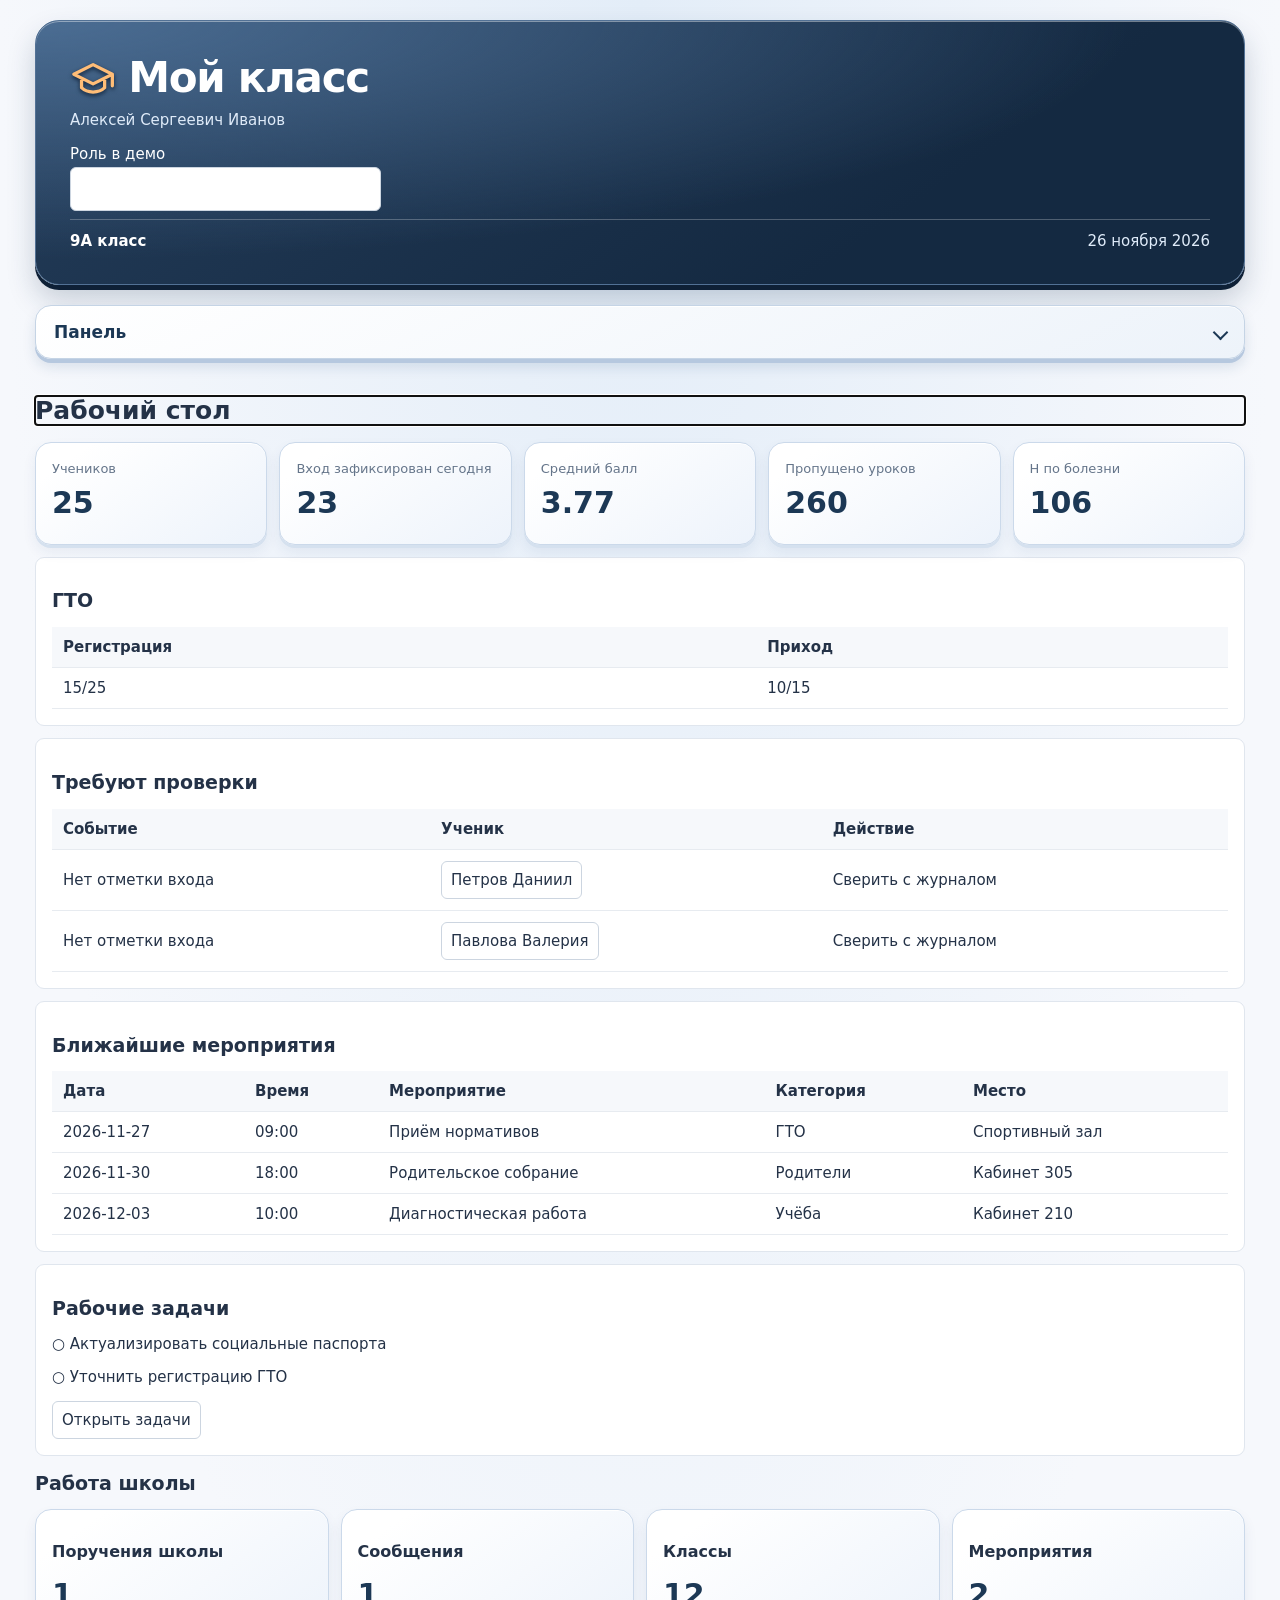
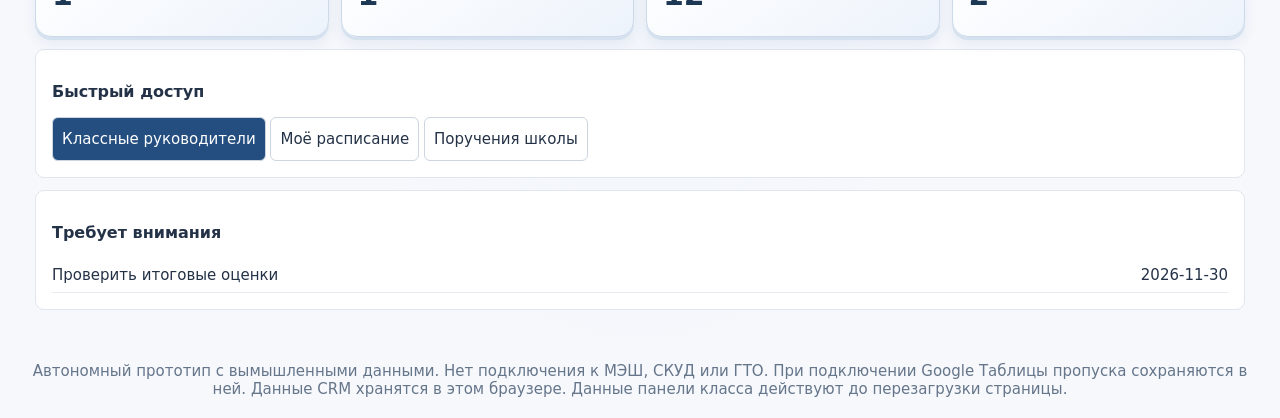
<file: index.html>
<!doctype html>
<html lang="ru">
<head>
  <meta charset="utf-8">
  <meta name="viewport" content="width=device-width, initial-scale=1">
  <meta http-equiv="refresh" content="0; url=classroom-demo.html">
  <title>Панель учителя</title>
</head>
<body>
  <p><a href="classroom-demo.html">Открыть панель учителя</a></p>
</body>
</html>
</file>
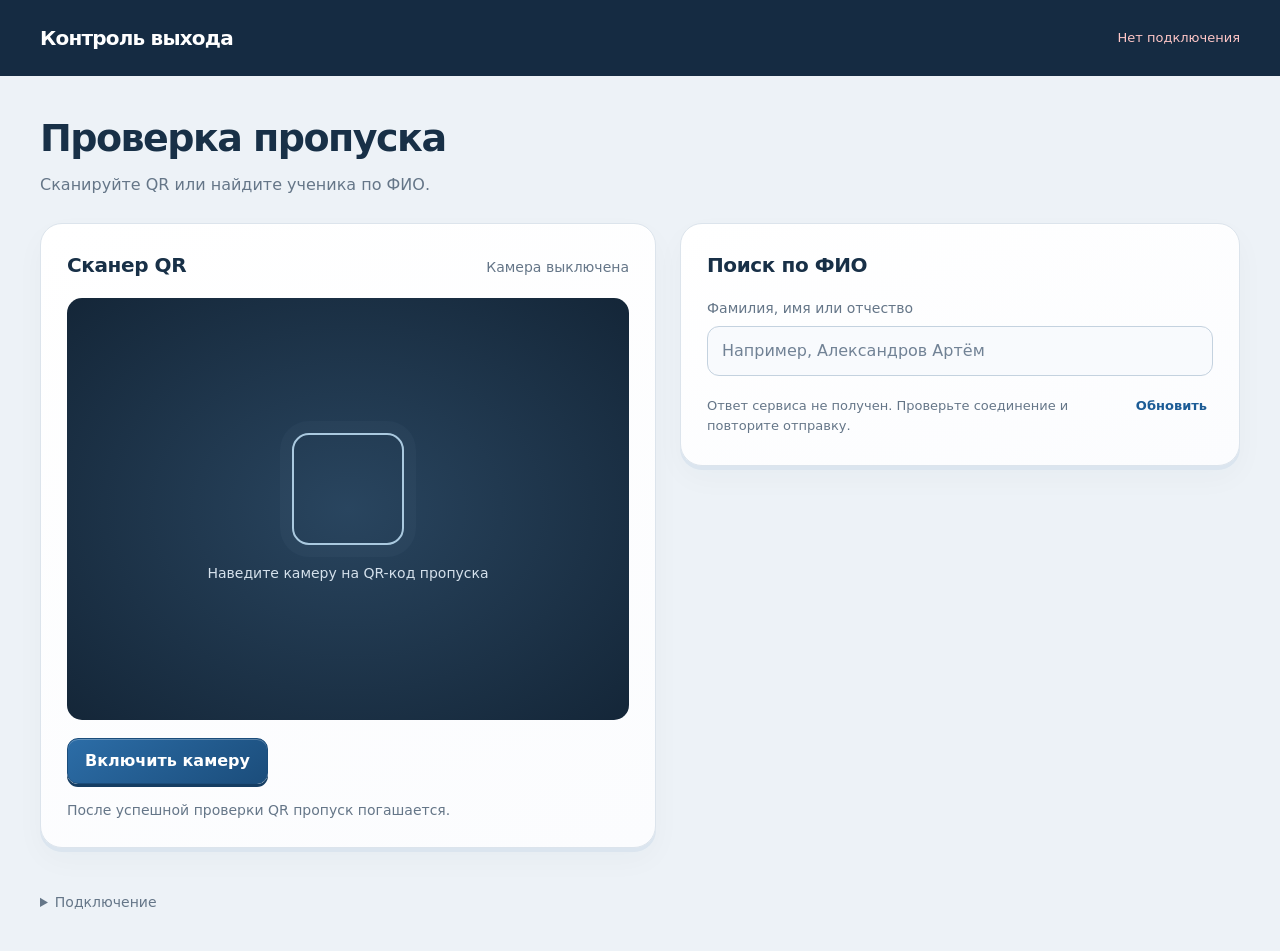
<file: QR_reader/index.html>
<!doctype html>
<html lang="ru">
<head>
  <meta charset="utf-8">
  <meta name="viewport" content="width=device-width, initial-scale=1">
  <meta name="theme-color" content="#152b42">
  <title>Контроль выхода · Проверка пропусков</title>
  <link rel="stylesheet" href="reader/style.css">
  <script src="vendor/jsQR-1.4.0.js" defer></script>
  <script src="reader/app.js" defer></script>
</head>
<body>
  <header class="topbar">
    <a class="brand" href="./">Контроль выхода</a>
    <span id="connection-status" class="connection" role="status">Подключаем таблицу…</span>
  </header>
  <main>
    <div class="page-heading">
      <h1>Проверка пропуска</h1>
      <p>Сканируйте QR или найдите ученика по ФИО.</p>
    </div>
    <div class="workspace">
      <section class="panel scanner-panel" aria-labelledby="scanner-heading">
        <div class="panel-heading">
          <h2 id="scanner-heading">Сканер QR</h2>
          <span id="camera-state" class="muted">Камера выключена</span>
        </div>
        <div class="viewfinder">
          <video id="camera" playsinline muted autoplay hidden aria-label="Изображение с камеры"></video>
          <div id="camera-placeholder"><div class="scan-frame" aria-hidden="true"></div><p>Наведите камеру на QR-код пропуска</p></div>
          <canvas id="scan-canvas" hidden></canvas>
        </div>
        <p id="camera-error" class="error-text" role="alert" hidden></p>
        <div class="actions">
          <button id="start-camera" class="primary" type="button">Включить камеру</button>
          <button id="stop-camera" type="button" hidden>Остановить камеру</button>
        </div>
        <p class="hint">После успешной проверки QR пропуск погашается.</p>
        <section id="result" class="result" aria-live="polite" hidden>
          <h2 id="result-title" tabindex="-1"></h2>
          <div id="result-body"></div>
          <div class="actions">
            <button id="retry-consume" type="button" hidden>Повторить отправку</button>
            <button id="next-scan" type="button" hidden>Сканировать следующий</button>
          </div>
        </section>
      </section>
      <section class="panel search-panel" aria-labelledby="search-heading">
        <h2 id="search-heading">Поиск по ФИО</h2>
        <label for="name-query" class="muted">Фамилия, имя или отчество</label>
        <input id="name-query" type="search" autocomplete="off" placeholder="Например, Александров Артём" maxlength="200">
        <div class="search-status">
          <p id="search-status" role="status">Загружаем действующие пропуска…</p>
          <button id="refresh-search" class="text-button" type="button">Обновить</button>
        </div>
        <div id="search-results" class="search-results"></div>
      </section>
    </div>
    <details class="settings">
      <summary>Подключение</summary>
      <form id="settings-form">
        <label for="endpoint">Адрес Google Apps Script</label>
        <input id="endpoint" type="url" required spellcheck="false">
        <button type="submit">Подключить</button>
      </form>
      <a href="https://github.com/ivangusarov386-lab/---/blob/QR_reader/reader/README.md" target="_blank" rel="noopener">Настройка обработчика и запуск сайта</a>
    </details>
  </main>
  <dialog id="manual-dialog" aria-labelledby="manual-title">
    <h2 id="manual-title">Подтвердить выход</h2>
    <div id="manual-details"></div>
    <p class="hint">После подтверждения пропуск будет погашен.</p>
    <div class="actions">
      <button id="confirm-manual" class="primary" type="button">Погасить пропуск</button>
      <button id="cancel-manual" type="button">Отмена</button>
    </div>
  </dialog>
</body>
</html>
</file>
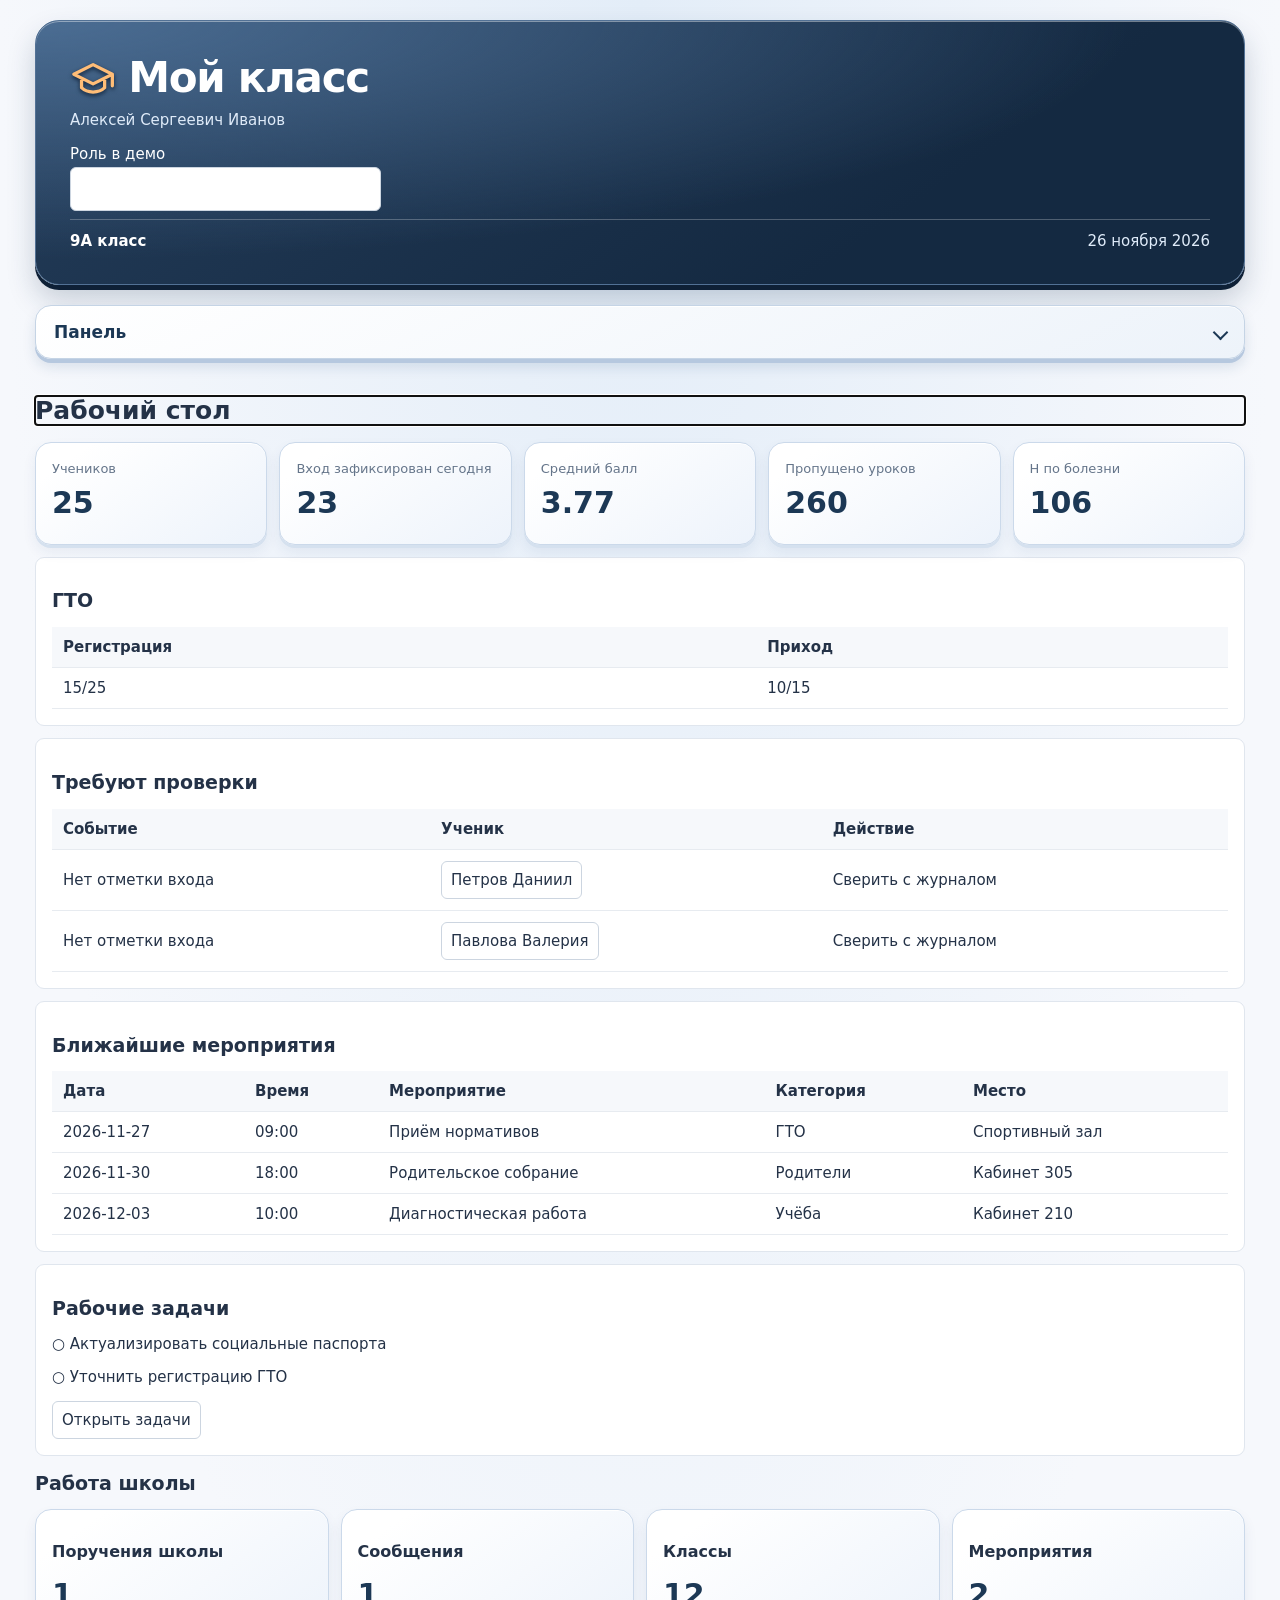
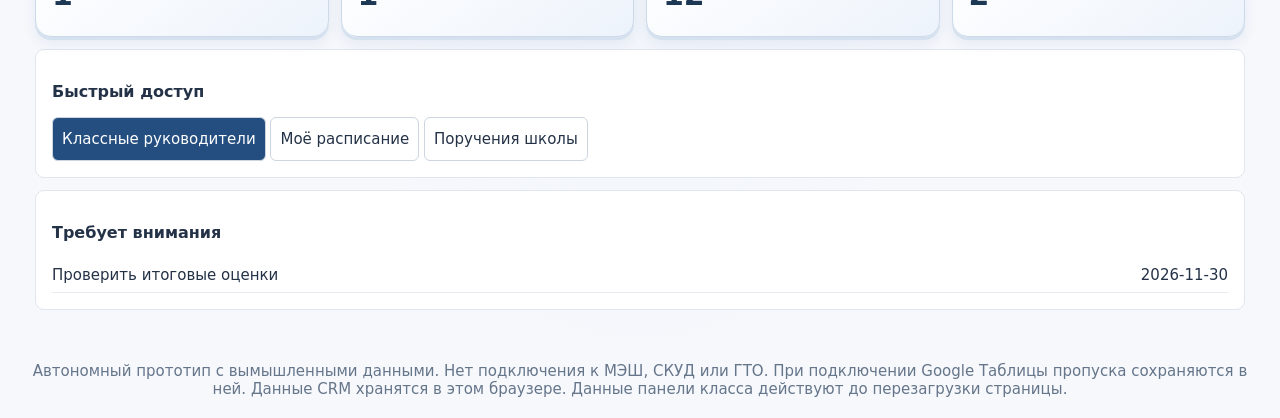
<file: classroom-demo.html>
<!doctype html><html lang="ru"><meta charset="utf-8"><meta name="viewport" content="width=device-width,initial-scale=1"><title>Кабинет классного руководителя</title><style>*{box-sizing:border-box}body{margin:0;font:15px system-ui;color:#243247;background:#f2f5f9}button,input,select,textarea{font:inherit;padding:9px;border:1px solid #ccd5e0;border-radius:6px;background:white;color:inherit}button{cursor:pointer}button.active,button.primary{background:#244e80;color:white}main{max-width:1250px;margin:auto;padding:20px}h1{font-size:25px}h2{font-size:19px}h3{font-size:16px}.grid{display:grid;grid-template-columns:repeat(auto-fit,minmax(170px,1fr));gap:12px}.card{background:white;border:1px solid #e0e6ee;border-radius:9px;padding:16px;margin-bottom:12px}.metric{font-size:30px;font-weight:700;display:block;margin:8px 0}.muted{color:#65758a;font-size:13px}.scroll{overflow:auto}table{width:100%;border-collapse:collapse;white-space:nowrap}td,th{text-align:left;padding:11px;border-bottom:1px solid #e7ebf0}th{background:#f6f8fb}tr[data-id]{cursor:pointer}tr[data-id]:hover{background:#edf4ff}.bad{color:#a73535}.good{color:#20754d}.warn{color:#9a620e}.tools{display:flex;gap:8px;flex-wrap:wrap;margin-bottom:12px}.bar{height:9px;background:#e8edf3;border-radius:6px;overflow:hidden}.bar i{display:block;height:100%;background:#437bb0}.calendar{display:grid;grid-template-columns:repeat(7,1fr);gap:4px}.day{min-height:65px;text-align:left;padding:5px}.day.event{background:#fff0d9}.day.active{background:#244e80;color:white}label{display:block;margin:8px 0}textarea{width:100%}footer{padding:20px;text-align:center;color:#65758a}@media(max-width:600px){main{padding:10px}td,th{padding:8px}.day{min-height:45px;font-size:12px}}
:root {
  --navy: #142941;
  --ink: #1c3855;
  --gold: #ffbd77;
  --surface: #edf3fa;
}
body {
  background: radial-gradient(ellipse at top, #e3edf8, #f6f8fc 640px);
}
.masthead, .navigation-panel {
  width: min(1210px, calc(100% - 32px));
  margin-inline: auto;
}
.masthead {
  margin-top: 20px;
  padding: clamp(18px, 4vw, 34px);
  border: 1px solid #527195;
  border-radius: 24px;
  color: white;
  background: radial-gradient(ellipse at top left, #4b6d93, transparent 64%),
              linear-gradient(145deg, #243d5a, var(--navy) 72%);
  box-shadow: inset 0 1px 0 #ffffff66, 0 5px 0 #0e2036, 0 15px 28px #172f4b35;
}
.masthead-title {
  display: flex;
  align-items: center;
  gap: 12px;
  font-size: clamp(25px, 5vw, 42px);
  line-height: 1.1;
  letter-spacing: -.03em;
}
.masthead-title svg {
  width: 1.1em;
  height: 1.1em;
  color: var(--gold);
  filter: drop-shadow(0 2px 2px #0e2036);
}
.masthead p { margin: 10px 0 16px; color: #dfebf9; }
.masthead-meta {
  display: flex;
  justify-content: space-between;
  align-items: baseline;
  flex-wrap: wrap;
  gap: 8px 16px;
  padding-top: 12px;
  border-top: 1px solid #ffffff40;
}
.masthead-meta time { color: #dfebf9; }
.section-nav {
  display: grid;
  grid-template-columns: repeat(8, minmax(0, 1fr));
  gap: 14px;
  margin-top: 20px;
  padding-bottom: 10px;
}
.section-nav .nav-tile {
  display: grid;
  grid-template-rows: 32px auto;
  justify-items: center;
  align-content: start;
  gap: 8px;
  min-height: 108px;
  padding: 13px 4px;
  border: 1px solid #c5d4e5;
  border-radius: 17px;
  color: var(--ink);
  background: linear-gradient(155deg, white, var(--surface) 58%, #e1ebf7);
  box-shadow: inset 0 1px 0 white, 0 4px 0 #b6c8df, 0 8px 13px #193f6c20;
  font-size: clamp(12px, 1.7vw, 15px);
  font-weight: 650;
  line-height: 1.2;
  overflow-wrap: anywhere;
  transition: transform 160ms ease, box-shadow 160ms ease;
}
.tile-icon {
  display: grid;
  place-items: center;
  width: 32px;
  height: 32px;
  border-radius: 10px;
  color: #315980;
  background: linear-gradient(150deg, #fbfdff, #d5e3f4);
  box-shadow: inset 0 1px 1px white, 0 2px 3px #25466c28;
}
.tile-icon svg { width: 21px; height: 21px; }
.section-nav .nav-tile.active {
  color: white;
  border-color: #45678d;
  background: linear-gradient(150deg, #3d6188, #172e49);
  box-shadow: inset 0 1px 0 #ffffff60, 0 4px 0 #10253e, 0 8px 13px #193f6c42;
}
.nav-tile.active .tile-icon {
  color: #ffe3bc;
  background: linear-gradient(150deg, #587da3, #314d70);
  box-shadow: inset 0 1px 0 #ffffff55, 0 2px 4px #10253e88;
}
@media (hover: hover) {
  .section-nav .nav-tile:hover { transform: translateY(-2px); }
}
.section-nav .nav-tile:active { transform: translateY(3px); }
.nav-tile:focus-visible { outline: 3px solid #27609c; outline-offset: 3px; }
.grid > .card {
  border-color: #cbd9ea;
  border-radius: 16px;
  background: linear-gradient(145deg, #fff 15%, #edf3fb);
  box-shadow: inset 0 1px 0 white, 0 3px 0 #d5e1ef, 0 7px 14px #193f6c12;
}
.grid .metric { color: var(--ink); }
@media (max-width: 960px) {
  .section-nav { grid-template-columns: repeat(4, minmax(0, 1fr)); }
}
@media (max-width: 600px) {
  .section-nav { grid-template-columns: repeat(3, minmax(0, 1fr)); gap: 12px; }
  .section-nav .nav-tile { min-height: 92px; padding-block: 10px; }
  .grid { grid-template-columns: repeat(auto-fit, minmax(min(100%, 135px), 1fr)); }
}
@media (prefers-reduced-motion: reduce) {
  .section-nav .nav-tile { transition: none; }
}

.navigation-panel { margin-top: 20px; }
.navigation-panel > summary {
  display: flex;
  align-items: center;
  justify-content: space-between;
  min-height: 54px;
  padding: 14px 18px;
  border: 1px solid #c5d4e5;
  border-radius: 16px;
  color: var(--ink);
  background: linear-gradient(155deg, #fff, var(--surface));
  box-shadow: inset 0 1px 0 #fff, 0 4px 0 #b6c8df, 0 8px 13px #193f6c20;
  font-size: 17px;
  font-weight: 650;
  cursor: pointer;
  list-style: none;
}
.navigation-panel > summary::-webkit-details-marker { display: none; }
.navigation-panel > summary::after {
  content: '';
  width: 9px;
  height: 9px;
  border-right: 2px solid currentColor;
  border-bottom: 2px solid currentColor;
  transform: rotate(45deg);
}
.navigation-panel[open] > summary::after { transform: rotate(225deg); }
.navigation-panel > summary:focus-visible {
  outline: 3px solid #27609c;
  outline-offset: 3px;
}
.navigation-panel .section-nav { width: 100%; margin-top: 18px; }

.pass-list table { white-space: normal; }
.pass-list td:last-child { width: 160px; }
.pass-list button { min-height: 44px; }
.pass-dialog {
  width: min(440px, calc(100% - 24px));
  max-height: calc(100dvh - 32px);
  overflow: auto;
  padding: 24px;
  border: 1px solid #c5d4e5;
  border-radius: 22px;
  color: var(--ink);
  background: linear-gradient(145deg, #fff, #edf3fb);
  box-shadow: inset 0 1px 0 white, 0 8px 0 #9cb0ca, 0 24px 70px #14294155;
}
.pass-dialog::backdrop { background: #14294188; }
.pass-dialog h2 { margin: 0; }
.pass-dialog form label { margin: 16px 0; }
.pass-dialog input { display: block; width: 100%; min-width: 0; margin-top: 6px; }
.pass-dialog button { min-height: 44px; }
.pass-dialog .dialog-actions { display: flex; flex-wrap: wrap; gap: 10px; margin-top: 20px; }
.pass-qr { margin: 18px auto; max-width: 300px; background: white; }
.pass-qr svg { display: block; width: 100%; height: auto; }
.pass-date { font-size: 20px; font-weight: 700; }
.pass-error { color: #a73535; }

.pass-settings { max-width: 600px; }
.pass-settings label { margin-block: 14px; }
.pass-settings input { display: block; width: 100%; margin-top: 6px; min-height: 44px; }
.pass-settings a { display: inline-block; margin: 12px; color: #244e80; }
.pass-dialog fieldset { border: 0; padding: 0; margin: 0; min-width: 0; }
.pass-dialog fieldset:disabled { opacity: .7; }
.role-picker { max-width: 100%; }
.role-picker select { display: block; max-width: 100%; min-height: 44px; margin-top: 4px; }
.crm-content input:not([type="checkbox"]), .crm-content select, .crm-content button { min-height: 44px; max-width: 100%; }
.crm-content .line { display: flex; justify-content: space-between; align-items: center; flex-wrap: wrap; gap: 8px; padding: 8px 0; border-bottom: 1px solid #e7ebf0; }
.crm-content .bubble { background: #edf4ff; border-radius: 6px; padding: 10px; margin: 8px 0; overflow-wrap: anywhere; }
.crm-content p { overflow-wrap: anywhere; }
</style>
<header class="masthead">
  <strong class="masthead-title">
    <svg viewBox="0 0 24 24" fill="none" stroke="currentColor" stroke-width="1.7" stroke-linecap="round" stroke-linejoin="round" aria-hidden="true"><path d="m2 10 10-5 10 5-10 5-10-5Zm4 2v5c3 3 9 3 12 0v-5m4-2v6"/></svg>
    Мой класс
  </strong>
  <p id="school-person"></p>
  <label class="role-picker">Роль в демо <select id="school-role" onchange="changeSchoolRole(this.value)"></select></label>
  <div class="masthead-meta"><b id="school-scope">9А класс</b><time datetime="2026-11-26">26 ноября 2026</time></div>
</header>
<details id="navigation-panel" class="navigation-panel">
  <summary>Панель</summary>
  <nav id="nav" class="section-nav" aria-label="Разделы кабинета"></nav>
</details>
<main id="main"></main>
<dialog id="exit-pass-dialog" class="pass-dialog" aria-labelledby="exit-pass-title" oncancel="if(passSending) event.preventDefault()">
  <h2 id="exit-pass-title">Выдать пропуск</h2>
  <p id="exit-pass-student"></p>
  <form id="exit-pass-form" onsubmit="createExitPass(event)">
    <fieldset>
    <label>Дата выхода <input name="exitDate" type="date" required></label>
    <label>Время выхода (Москва) <input name="exitTime" type="time" required></label>
    <p id="exit-pass-progress" role="status"></p>
    <p id="exit-pass-error" class="pass-error" role="alert" hidden></p>
    <div class="dialog-actions">
      <button class="primary" type="submit">Создать</button>
      <button type="button" onclick="$('exit-pass-dialog').close()">Отмена</button>
    </div>
    </fieldset>
  </form>
  <section id="exit-pass-result" hidden aria-label="Созданный пропуск">
    <div id="exit-pass-qr" class="pass-qr"></div>
    <p id="exit-pass-departure" class="pass-date"></p>
    <p id="exit-pass-location"></p>
    <div class="dialog-actions">
      <button type="button" onclick="$('exit-pass-dialog').close()">Закрыть</button>
    </div>
  </section>
</dialog>
<script src="vendor/qrcode-generator-2.0.4.js"></script>
<script src="integration/pass-panel.js"></script>
<script src="integration/school-crm.js"></script>
<footer>Автономный прототип с вымышленными данными. Нет подключения к МЭШ, СКУД или ГТО. При подключении Google Таблицы пропуска сохраняются в ней. Данные CRM хранятся в этом браузере. Данные панели класса действуют до перезагрузки страницы.</footer><script>
const first=['Артём','София','Максим','Анна','Михаил','Мария','Даниил','Алиса','Илья','Полина','Кирилл','Ева','Алексей','Дарья','Роман','Виктория','Никита','Ксения','Егор','Валерия','Матвей','Елизавета','Павел','Арина','Андрей'];const last=['Александров','Васильев','Дмитриев','Иванов','Козлов','Морозов','Петров','Соколов','Орлов','Лебедев','Волков','Смирнов','Новиков','Фёдоров','Попов','Семёнов','Кузнецов','Белов','Зайцев','Павлов','Сидоров','Голубев','Виноградов','Михайлов','Борисов'];const subjects=['Русский язык','Литература','Алгебра','Геометрия','История','Английский язык','Физика','Химия','Биология','Физкультура'];const P=first.map((n,i)=>{const missed=(i*7)%23, sick=Math.floor(missed*(i%5)/5);
let remainingSick=sick;
const grades=subjects.map((s,j)=>{
  const subjectMissed=Math.floor(missed/subjects.length)+((j+i)%subjects.length<missed%subjects.length?1:0);
  const subjectSick=Math.min(remainingSick,subjectMissed);
  remainingSick-=subjectSick;
  return {
    s,
    g:Array.from({length:5},(_,k)=>Math.min(5,2+((i*7+j*3+k*5)%4)+(i%3===0?1:0))),
    missed:subjectMissed,
    sick:subjectSick
  };
});
const entry=i===6||i===19?'—':`08:${String(3+(i*7)%46).padStart(2,'0')}`;return {id:i,name:last[i]+(i%2?'а':'')+' '+n,sex:i%2?'Ж':'М',grades,avg:grades.flatMap(x=>x.g).reduce((a,b)=>a+b,0)/50,missed,sick,entry,exit:entry==='—'?'—':`15:${String(10+i%35).padStart(2,'0')}`,gtoRegistered:i%5>1,gtoDate:i%5>1?'2026-11-20':'',gtoArrived:i%5>2,social:i%7===0?'Требует обновления':'Актуален',family:i%6===0?'Один законный представитель':'Два законных представителя',support:i%8===0?'Предусмотрена школьная поддержка':'Не указана',note:''}});let events=[{date:'2026-11-27',time:'09:00',type:'ГТО',title:'Приём нормативов',place:'Спортивный зал'},{date:'2026-11-30',time:'18:00',type:'Родители',title:'Родительское собрание',place:'Кабинет 305'},{date:'2026-12-03',time:'10:00',type:'Учёба',title:'Диагностическая работа',place:'Кабинет 210'}];let tasks=[{title:'Актуализировать социальные паспорта',done:false},{title:'Уточнить регистрацию ГТО',done:false}];let page='home',pid=0,tab='digital',q='',filter='all',month=10,year=2026,date='2026-11-27';const labels={home:'Рабочий стол',students:'Мой класс',social:'Социальные паспорта',digital:'Цифровые паспорта',gto:'ГТО',calendar:'Календарь',tasks:'Задачи',reports:'Аналитика',passes:'Пропуск'};const $=id=>document.getElementById(id),esc=s=>String(s).replace(/[&<>"']/g,c=>({'&':'&amp;','<':'&lt;','>':'&gt;','"':'&quot;',"'":'&#39;'}[c])),sum=f=>P.reduce((a,p)=>a+f(p),0),registered=()=>P.filter(p=>p.gtoRegistered).length,metric=(v,t)=>`<div class="card"><span class="muted">${t}</span><b class="metric">${v}</b></div>`,card=(t,b)=>`<section class="card"><h2>${t}</h2>${b}</section>`,table=(heads,rows)=>`<div class="scroll"><table><thead><tr>${heads.map(h=>`<th>${h}</th>`).join('')}</tr></thead><tbody>${rows.join('')}</tbody></table></div>`,row=(cells,id)=>`<tr ${id===undefined?'':`data-id="${id}"`}>${cells.map(c=>`<td>${c}</td>`).join('')}</tr>`,status=(s,c)=>`<span class="${c}">${esc(s)}</span>`,link=(p)=>`<button onclick="openP(${p.id})">${p.name}</button>`,go=(k, fromNav=false)=>{
  if (!SchoolCRM.canOpen(k)) return;
  page=k;q='';filter='all';render();
  if(fromNav) {
    $('navigation-panel').open=false;
    $('section-title').focus({preventScroll:true});
  }
  if(k==='passes'&&!passConnectionReady) connectPassTable();
},openP=i=>{if(!SchoolCRM.isTeacher()||!P[i])return;pid=i;tab=['social','gto'].includes(page)?page:'digital';page='profile';render()},pct=(n,d)=>Math.round(n/d*100),bar=n=>`<div class="bar"><i style="width:${n}%"></i></div>`;
const navTiles = {
  home: ['Главная', '<rect x="3" y="3" width="7" height="7" rx="1"/><rect x="14" y="3" width="7" height="7" rx="1"/><rect x="3" y="14" width="7" height="7" rx="1"/><rect x="14" y="14" width="7" height="7" rx="1"/>'],
  students: ['Ученики', '<circle cx="9" cy="8" r="3"/><path d="M3 20v-2a6 6 0 0 1 12 0v2m1-15a3 3 0 0 1 0 6m2 3a5 5 0 0 1 3 5"/>'],
  social: ['Соц. паспорт', '<rect x="4" y="5" width="16" height="16" rx="3"/><path d="M8 3v4m8-4v4M8 19a4 4 0 0 1 8 0"/><circle cx="12" cy="12" r="2.3"/>'],
  digital: ['Цифр. паспорт', '<path d="M3 21h18M5 17v-3m5 3v-5m5 5v-4m5 4V8M4 11l5-5 4 3 7-6"/>'],
  gto: ['ГТО', '<path d="M7 4h10v6a5 5 0 0 1-10 0V4Zm0 2H3v2a4 4 0 0 0 4 4m10-6h4v2a4 4 0 0 1-4 4m-5 3v4m-4 1h8"/>'],
  calendar: ['Календарь класса', '<rect x="3" y="5" width="18" height="16" rx="3"/><path d="M7 3v4m10-4v4M3 10h18m-13 4h1m3 0h1m3 0h1m-9 3h1m3 0h1"/>'],
  tasks: ['Личные задачи', '<rect x="4" y="3" width="16" height="18" rx="3"/><path d="m7 9 1 1 2-2m3 1h4m-10 6 1 1 2-2m3 1h4"/>'],
  passes: ['Пропуск', '<path d="M14 4H4v16h10M10 12h11m-4-4 4 4-4 4"/>'],
  assignments: ['Поручения школы', '<rect x="4" y="3" width="16" height="18" rx="3"/><path d="m7 9 1 1 2-2m3 1h4m-10 6 1 1 2-2m3 1h4"/>'],
  schoolCalendar: ['Календарь школы', '<rect x="3" y="5" width="18" height="16" rx="3"/><path d="M7 3v4m10-4v4M3 10h18"/>'],
  classes: ['Классы и педагоги', '<path d="M3 4h18v12H3zM8 21h8m-4-5v5"/>'],
  schedule: ['Расписание', '<rect x="3" y="4" width="18" height="17" rx="2"/><path d="M3 9h18m-9 3v4l3 2"/>'],
  chat: ['Сообщения', '<path d="M4 4h16v12H9l-5 4zM8 9h8m-8 3h5"/>'],
  requests: ['Обращения', '<path d="M4 4h16v16H4zM8 8h8m-8 4h8m-8 4h4"/>'],
  admin: ['Настройки', '<path d="M4 6h16M4 12h16M4 18h16"/><circle cx="9" cy="6" r="2" fill="currentColor"/><circle cx="15" cy="12" r="2" fill="currentColor"/><circle cx="9" cy="18" r="2" fill="currentColor"/>'],
  reports: ['Аналитика', '<path d="M3 3v18h18M7 17v-4m5 4V9m5 8V5"/>']
};
function renderNavigation() {
  $('nav').innerHTML = Object.entries(navTiles).filter(([key]) => SchoolCRM.canOpen(key)).map(([key, [label, icon]]) => {
    const current = page === key;
    return `<button type="button" class="nav-tile${current ? ' active' : ''}" ${current ? 'aria-current="page"' : ''} onclick="go('${key}', true)">
      <span class="tile-icon"><svg viewBox="0 0 24 24" fill="none" stroke="currentColor" stroke-width="1.7" stroke-linecap="round" stroke-linejoin="round" aria-hidden="true">${icon}</svg></span>
      <span>${label}</span>
    </button>`;
  }).join('');
}

function gtoRegistration(p) {
  return p.gtoRegistered ? `Да (${p.gtoDate.split('-').reverse().join('.')})` : 'Нет';
}
function gtoOverview() {
  const registeredCount=registered();
  const arrived=P.filter(p=>p.gtoRegistered&&p.gtoArrived).length;
  return card('ГТО',table(['Регистрация','Приход'],[row([
    `${registeredCount}/${P.length}`,
    `${arrived}/${registeredCount}`
  ])]));
}
function setGtoRegistration(value) {
  if (!SchoolCRM.isTeacher()) return;
  const pupil=P[pid];
  pupil.gtoRegistered=value;
  pupil.gtoDate=value?(pupil.gtoDate||'2026-11-27'):'';
  render();
}
function setGtoDate(input) {
  if (!SchoolCRM.isTeacher()) return;
  if(!input.checkValidity()) {
    input.reportValidity();
    return;
  }
  P[pid].gtoDate=input.value;
}

function changeSchoolRole(role) {
  if (!Object.hasOwn(SchoolCRM.roles, role)) return;
  if (passSending) {
    $('school-role').value = 'teacher';
    return;
  }
  $('exit-pass-dialog').close();
  passPupilId = null;
  SchoolCRM.changeRole(role);
  $('school-role').value = role;
  $('school-person').textContent = SchoolCRM.name();
  $('school-scope').textContent = SchoolCRM.isTeacher() ? `${SchoolCRM.teacherClass} класс` : SchoolCRM.roles[role];
  go('home', true);
}

window.schoolGo = section => {
  if (section === page) render();
  else go(section, true);
};

function render(){
  if (!SchoolCRM.canOpen(page)) page = 'home';
  renderNavigation();
  const crmContent = SchoolCRM.content(page);
  let b=`<h1 id="section-title" tabindex="-1">${SchoolCRM.pages[page]||labels[page]||'Карточка ученика'}</h1>`;if(page==='home'){if (SchoolCRM.isTeacher()) { b+=`<div class="grid">${metric(P.length,'Учеников')}${metric(P.filter(p=>p.entry!=='—').length,'Вход зафиксирован сегодня')}${metric((sum(p=>p.avg)/25).toFixed(2),'Средний балл')}${metric(sum(p=>p.missed),'Пропущено уроков')}${metric(sum(p=>p.sick),'Н по болезни')}</div>`;b+=gtoOverview()+card('Требуют проверки',table(['Событие','Ученик','Действие'],P.filter(p=>p.entry==='—').map(p=>row(['Нет отметки входа',link(p),'Сверить с журналом']))));b+=card('Ближайшие мероприятия',eventList(events.filter(e=>e.date>='2026-11-26')))+card('Рабочие задачи',tasks.map(t=>`<p>${t.done?'✓':'○'} ${esc(t.title)}</p>`).join('')+'<button onclick="go(\'tasks\')">Открыть задачи</button>')}
b += `<section class="crm-content" aria-label="Работа школы"><h2>Работа школы</h2>${crmContent}</section>`;
}else if(['students','social','digital','gto'].includes(page)){if(page==='gto')b+=gtoOverview();b+=`<div class="tools"><input id="q" placeholder="Поиск по ФИО" value="${esc(q)}" oninput="q=this.value;render();document.getElementById('q').focus()"><select onchange="filter=this.value;render()">${[['all','Все ученики'],['sick','Есть Н по болезни'],['entry','Нет входа'],['gto','ГТО — нет регистрации'],['social','Паспорт требует обновления']].map(([k,v])=>`<option value="${k}" ${filter===k?'selected':''}>${v}</option>`).join('')}</select></div>`;let ps=P.filter(p=>p.name.toLowerCase().includes(q.toLowerCase())&&(filter==='all'||filter==='sick'&&p.sick>0||filter==='entry'&&p.entry==='—'||filter==='gto'&&!p.gtoRegistered||filter==='social'&&p.social!=='Актуален'));let heads=page==='social'?['Ученик','Актуальность','Дата проверки']:page==='gto'?['Ученик','Регистрация','Приход']:['Ученик','Средний балл','Пропуски','Н по болезни','Вход','Выход'];b+=card('Найдено: '+ps.length,table(heads,ps.map(p=>row(page==='social'?[p.name,status(p.social,p.social==='Актуален'?'good':'warn'),p.social==='Актуален'?'20.11.2026':'01.09.2026']:page==='gto'?[p.name,gtoRegistration(p),p.gtoArrived?'Да':'Нет']:[p.name,p.avg.toFixed(2),p.missed,p.sick,p.entry,p.exit],p.id))))}else if(page==='passes'){b+=renderPassList()}else if(page==='profile'){let p=P[pid];b+=`<button onclick="go('students')">← К списку</button><h2>${p.name} · 9А</h2><div class="tools">${[['digital','Цифровой паспорт'],['social','Социальный паспорт'],['gto','ГТО'],['notes','Заметки']].map(([k,v])=>`<button class="${tab===k?'active':''}" onclick="tab='${k}';render()">${v}</button>`).join('')}</div>`;if(tab==='digital'){b+=`<div class="grid">${metric(p.avg.toFixed(2),'Средний балл')}${metric(p.missed,'Пропущено уроков')}${metric(p.sick,'Н по болезни')}</div>`+card('Успеваемость за текущий период',table(['Предмет','Оценки','Средний','Н','Н по болезни'],p.grades.map(g=>row([g.s,g.g.join(' · '),(g.g.reduce((a,b)=>a+b,0)/g.g.length).toFixed(2),g.missed,g.sick]))))+card('Посещаемость уроков',`<p>По демонстрационному плану: 240 уроков. Посещено: ${240-p.missed}. Посещаемость: ${pct(240-p.missed,240)}%.</p>${bar(pct(240-p.missed,240))}`)+card('История проходов через СКУД',table(['Дата','Первый вход','Последний выход'],[row(['26.11.2026',p.entry,p.exit]),row(['25.11.2026','08:14','15:23']),row(['24.11.2026','08:09','15:19'])])+'<p class="muted">Отсутствие отметки прохода не доказывает отсутствие ученика на уроке.</p>')}else if(tab==='social'){b+=card('Социальные сведения (вымышленные)',`<p>Состав семьи: ${p.family}</p><p>Социальная поддержка: ${p.support}</p><p>Контакты представителей: не используются в демо</p><p>Актуальность: ${p.social}</p><button onclick="P[pid].social='Актуален';render()">Отметить проверенным</button><p class="muted">В реальной системе доступ только по полномочиям.</p>`)}else if(tab==='gto'){b+=card('ГТО',table(['Регистрация','Приход'],[row([
  `<label>Регистрация <select onchange="setGtoRegistration(this.value==='yes')" aria-label="Регистрация ГТО">
    <option value="yes" ${p.gtoRegistered?'selected':''}>Да</option>
    <option value="no" ${!p.gtoRegistered?'selected':''}>Нет</option>
  </select></label>
  ${p.gtoRegistered?`<label>Дата сдачи <input type="date" value="${p.gtoDate}" required aria-label="Дата сдачи ГТО" onchange="setGtoDate(this)"></label>`:''}`,
  `<label>Приход <select aria-label="Приход ГТО" onchange="P[pid].gtoArrived=this.value==='yes';render()">
    <option value="yes" ${p.gtoArrived?'selected':''}>Да</option>
    <option value="no" ${!p.gtoArrived?'selected':''}>Нет</option>
  </select></label>`
])]))}else b+=card('Рабочая заметка',`<textarea rows="5" oninput="P[pid].note=this.value" placeholder="Добавить заметку">${esc(p.note)}</textarea><p class="muted">Сохраняется в текущем сеансе.</p>`)}else if(page==='calendar'){let count=new Date(year,month+1,0).getDate(),offset=(new Date(year,month,1).getDay()+6)%7,iso=d=>`${year}-${String(month+1).padStart(2,'0')}-${String(d).padStart(2,'0')}`;b+=card('Календарь',`<div class="tools"><button onclick="shift(-1)">←</button><b>${new Date(year,month,1).toLocaleDateString('ru',{month:'long',year:'numeric'})}</b><button onclick="shift(1)">→</button></div><div class="calendar">${['Пн','Вт','Ср','Чт','Пт','Сб','Вс'].map(x=>`<b>${x}</b>`).join('')}${'<span></span>'.repeat(offset)}${Array.from({length:count},(_,i)=>`<button class="day ${events.some(e=>e.date===iso(i+1))?'event':''} ${date===iso(i+1)?'active':''}" onclick="date='${iso(i+1)}';render()">${i+1}${events.some(e=>e.date===iso(i+1))?' •':''}</button>`).join('')}</div>`)+card('Мероприятия '+date,eventList(events.filter(e=>e.date===date)))+card('Добавить мероприятие',`<form onsubmit="addEvent(event)"><label>Название <input name="title" required></label><label>Дата <input name="date" type="date" value="${date}" required></label><label>Время <input name="time" type="time" required></label><label>Категория <select name="type"><option>Учёба</option><option>ГТО</option><option>Родители</option><option>Спорт</option><option>Школа</option></select></label><label>Место <input name="place"></label><button class="primary">Добавить</button></form>`)}else if(page==='tasks'){b+=card('Список задач',tasks.map((t,i)=>`<label><input type="checkbox" ${t.done?'checked':''} onchange="tasks[${i}].done=this.checked;render()"> ${esc(t.title)}</label>`).join('')+`<form onsubmit="event.preventDefault();tasks.push({title:this.title.value,done:false});render()"><input name="title" required placeholder="Новая задача"><button>Добавить</button></form>`)}else if(Object.hasOwn(SchoolCRM.pages, page)){
b += `<section class="crm-content" aria-label="${SchoolCRM.pages[page]}">${crmContent}</section>`;
}else{b+=`<div class="grid">${metric(sum(p=>p.missed),'Пропущено уроков')}${metric(sum(p=>p.sick),'Н по болезни')}${metric(P.filter(p=>p.social!=='Актуален').length,'Паспорта к обновлению')}</div>`+gtoOverview()+card('Средний балл по предметам',subjects.map((s,j)=>{let v=sum(p=>p.grades[j].g.reduce((a,b)=>a+b,0)/5)/25;return `<p>${s} — ${v.toFixed(2)}</p>${bar(v/5*100)}`}).join(''))+card('Сводный реестр',`<button onclick="download()">Выгрузить CSV для Excel</button>`)}$('main').innerHTML=b;SchoolCRM.targets();document.querySelectorAll('tr[data-id]').forEach(r=>r.onclick=()=>openP(+r.dataset.id))}function eventList(es){return es.length?table(['Дата','Время','Мероприятие','Категория','Место'],es.slice().sort((a,b)=>(a.date+a.time).localeCompare(b.date+b.time)).map(e=>row([esc(e.date),esc(e.time),esc(e.title),esc(e.type),esc(e.place)]))):'<p>Мероприятий нет</p>'}function shift(n){let d=new Date(year,month+n,1);year=d.getFullYear();month=d.getMonth();render()}function addEvent(e){e.preventDefault();let x=Object.fromEntries(new FormData(e.target));events.push(x);date=x.date;let d=new Date(date+'T12:00:00');year=d.getFullYear();month=d.getMonth();render()}function download(){if(!SchoolCRM.isTeacher())return;let csv='\ufeffУченик;Средний балл;Пропуски;Н по болезни;Вход;Выход;ГТО — Регистрация;ГТО — Приход\n'+P.map(p=>[p.name,p.avg.toFixed(2).replace('.',','),p.missed,p.sick,p.entry,p.exit,gtoRegistration(p),p.gtoArrived?'Да':'Нет'].join(';')).join('\n');let a=document.createElement('a');a.href=URL.createObjectURL(new Blob([csv],{type:'text/csv;charset=utf-8'}));a.download='9A-demo.csv';a.click();URL.revokeObjectURL(a.href)}$('school-role').innerHTML = Object.entries(SchoolCRM.roles).map(([key, label]) => `<option value="${key}">${label}</option>`).join('');
initializePasses();
changeSchoolRole('teacher');</script></html>
</file>
<file: QR_reader/reader/style.css>
:root {
  color-scheme: light;
  --ink: #183047;
  --muted: #657688;
  --line: #dce4ec;
  --accent: #1c5c96;
  --success: #146445;
  --danger: #a93238;
}
* { box-sizing: border-box; }
body { margin: 0; font: 16px/1.5 system-ui, sans-serif; color: var(--ink); background: #edf2f7; }
button, input { font: inherit; }
button, a { -webkit-tap-highlight-color: transparent; }
button { min-height: 44px; padding: 10px 17px; border: 1px solid #c9d7e5; border-radius: 11px; background: white; color: var(--ink); font-weight: 600; cursor: pointer; }
button:disabled { cursor: wait; opacity: .55; }
button.primary { color: white; background: linear-gradient(145deg, #2c6da7, #1b4d7b); border-color: #1b4d7b; box-shadow: inset 0 1px #ffffff44, 0 3px 0 #153d62; }
button:active:not(:disabled) { transform: translateY(1px); }
:focus-visible { outline: 3px solid #4a8ec6; outline-offset: 4px; }
a { color: var(--accent); }
.topbar { min-height: 76px; display: flex; align-items: center; justify-content: space-between; gap: 12px; padding: 16px max(24px, calc((100% - 1200px)/2)); background: #152b42; color: white; }
.brand { color: white; text-decoration: none; font-size: 20px; font-weight: 700; letter-spacing: -.04em; }
.connection { font-size: 13px; color: #c9d8e5; text-align: right; }
.connection[data-state="error"] { color: #ffc7c7; }
main { width: min(1200px, calc(100% - 48px)); margin: 34px auto 24px; }
h1, h2, h3, p { margin-top: 0; }
h1 { margin-bottom: 6px; font-size: clamp(28px, 4vw, 38px); letter-spacing: -.04em; }
h2 { margin-bottom: 18px; font-size: 20px; letter-spacing: -.02em; }
.page-heading { margin-bottom: 26px; }
.page-heading p { color: var(--muted); margin-bottom: 0; }
.workspace { display: grid; grid-template-columns: 1.1fr 1fr; gap: 24px; align-items: start; }
.panel { padding: 26px; border: 1px solid var(--line); border-radius: 22px; background: linear-gradient(160deg, white, #fbfcfe); box-shadow: inset 0 1px white, 0 4px 0 #dbe5ef, 0 12px 30px #18304708; }
.panel-heading { display: flex; justify-content: space-between; align-items: baseline; gap: 10px; }
.muted, .hint { color: var(--muted); font-size: 14px; }
label { display: block; margin-bottom: 7px; }
.viewfinder { position: relative; display: grid; place-items: center; min-height: 310px; aspect-ratio: 4/3; overflow: hidden; border-radius: 15px; background: radial-gradient(ellipse at center, #29455f, #142638); color: #d4e0eb; }
#camera-placeholder { display: grid; justify-items: center; padding: 20px; text-align: center; }
#camera-placeholder p { font-size: 14px; margin: 18px 0 0; }
.scan-frame { width: 112px; height: 112px; border: 2px solid #aac9df; border-radius: 17px; box-shadow: 0 0 0 12px #accce708; }
video { width: 100%; height: 100%; position: absolute; object-fit: cover; }
.actions { display: flex; gap: 10px; flex-wrap: wrap; margin-top: 18px; }
.hint { margin: 16px 0 0; }
.error-text { margin-top: 14px; color: var(--danger); }
input { width: 100%; min-height: 48px; padding: 12px 14px; border: 1px solid #c4d2df; border-radius: 12px; background: #f8fafd; color: var(--ink); }
input::placeholder { color: #718295; }
.search-status { display: flex; align-items: baseline; justify-content: space-between; gap: 10px; margin: 8px 0 4px; }
.search-status p { font-size: 13px; color: var(--muted); margin: 0; }
.text-button { padding-inline: 6px; border: 0; background: transparent; font-size: 13px; color: var(--accent); }
.search-results { max-height: 560px; overflow-y: auto; }
.person { display: flex; align-items: center; justify-content: space-between; gap: 16px; width: 100%; text-align: left; border: 0; border-top: 1px solid #e5ebf1; border-radius: 0; padding: 17px 0; background: transparent; font-weight: 400; }
.person strong { display: block; font-size: 16px; font-weight: 650; }
.person small { display: block; margin-top: 4px; color: var(--muted); font-size: 13px; }
.person .exit-time { flex-shrink: 0; font-weight: 700; color: var(--accent); font-size: 19px; text-align: right; }
.person .exit-time small { font-weight: 400; font-size: 12px; }
.empty { padding: 30px 0; color: var(--muted); }
.result { margin-top: 24px; padding: 20px; border: 1px solid #cddbe8; border-radius: 15px; background: #edf4fa; overflow-wrap: anywhere; }
.result h2 { margin-bottom: 12px; }
.result[data-state="success"] { background: #e9f6ee; border-color: #aed2bb; color: var(--success); }
.result[data-state="error"] { background: #fdf0ee; border-color: #e4b8b4; color: var(--danger); }
.result p:last-child { margin-bottom: 0; }
.result-name { font-size: 22px; font-weight: 700; margin-bottom: 4px; }
.result-detail { color: var(--ink); }
.settings { margin-top: 30px; color: var(--muted); font-size: 14px; }
.settings summary { cursor: pointer; padding-block: 14px; }
.settings form { display: grid; gap: 10px; max-width: 800px; padding-bottom: 16px; }
.settings button { justify-self: start; }
dialog { width: min(440px, calc(100% - 32px)); border: 1px solid #cddbe8; border-radius: 22px; padding: 28px; color: var(--ink); box-shadow: 0 24px 80px #14263844; }
dialog::backdrop { background: #14263888; }
[hidden] { display: none !important; }
@media (hover: hover) { button:hover:not(:disabled) { filter: brightness(.98); } .person:hover:not(:disabled) { background: #f1f6fb; } }
@media (max-width: 800px) { .workspace { grid-template-columns: 1fr; } .viewfinder { max-height: 360px; min-height: 240px; } }
@media (max-width: 480px) { .topbar { padding: 16px; } .brand { font-size: 17px; } .connection { max-width: 135px; font-size: 12px; } main { width: calc(100% - 24px); margin-top: 24px; } .panel { padding: 20px; border-radius: 18px; } .panel-heading { display: block; margin-bottom: 14px; } .panel-heading h2 { margin-bottom: 4px; } .person { gap: 10px; } .viewfinder { min-height: 220px; } }
.person > span:first-child { min-width: 0; overflow-wrap: anywhere; }
</file>
